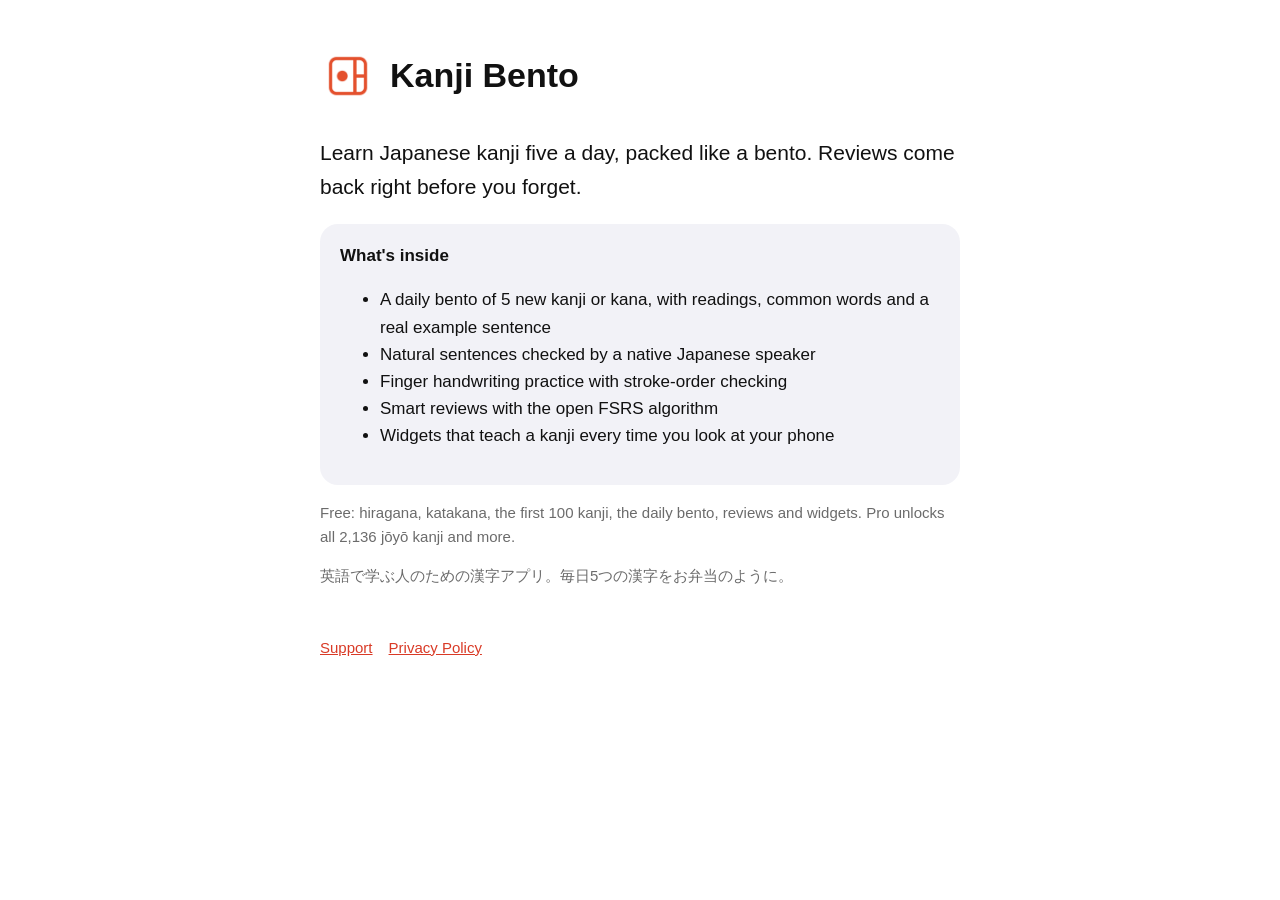
<file: index.html>
<!doctype html>
<html lang="en">
<head>
<meta charset="utf-8">
<meta name="viewport" content="width=device-width, initial-scale=1">
<title>Kanji Bento – Daily Kanji</title>
<meta name="description" content="Learn Japanese kanji five a day, packed like a bento. Real sentences, handwriting practice and widgets.">
<link rel="stylesheet" href="style.css">
</head>
<body>
<main>
<header><img src="icon.png" alt=""><h1>Kanji Bento</h1></header>
<p style="font-size:21px">Learn Japanese kanji five a day, packed like a bento. Reviews come back right before you forget.</p>
<div class="card">
<strong>What's inside</strong>
<ul>
<li>A daily bento of 5 new kanji or kana, with readings, common words and a real example sentence</li>
<li>Natural sentences checked by a native Japanese speaker</li>
<li>Finger handwriting practice with stroke-order checking</li>
<li>Smart reviews with the open FSRS algorithm</li>
<li>Widgets that teach a kanji every time you look at your phone</li>
</ul>
</div>
<p class="muted">Free: hiragana, katakana, the first 100 kanji, the daily bento, reviews and widgets. Pro unlocks all 2,136 jōyō kanji and more.</p>
<p class="muted" lang="ja">英語で学ぶ人のための漢字アプリ。毎日5つの漢字をお弁当のように。</p>
<nav><a href="support.html">Support</a><a href="privacy.html">Privacy Policy</a></nav>
</main>
</body>
</html>
</file>
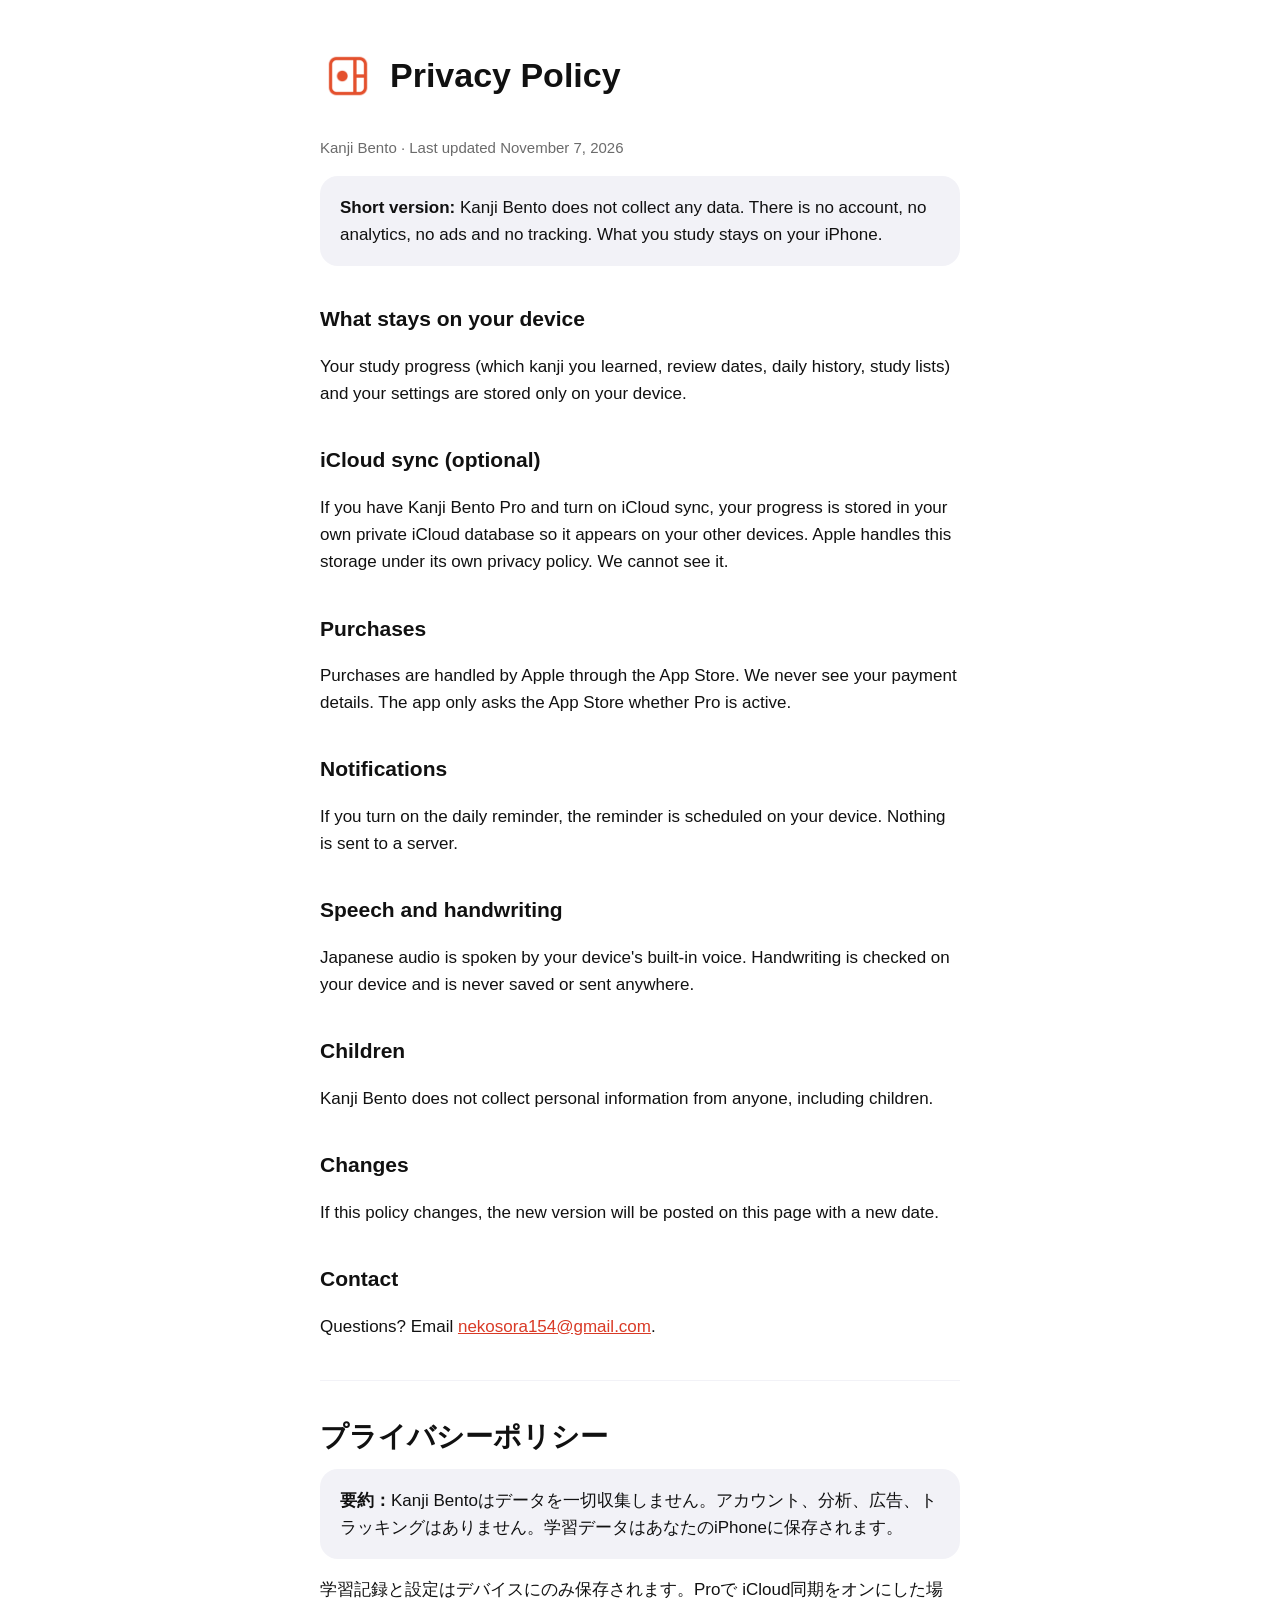
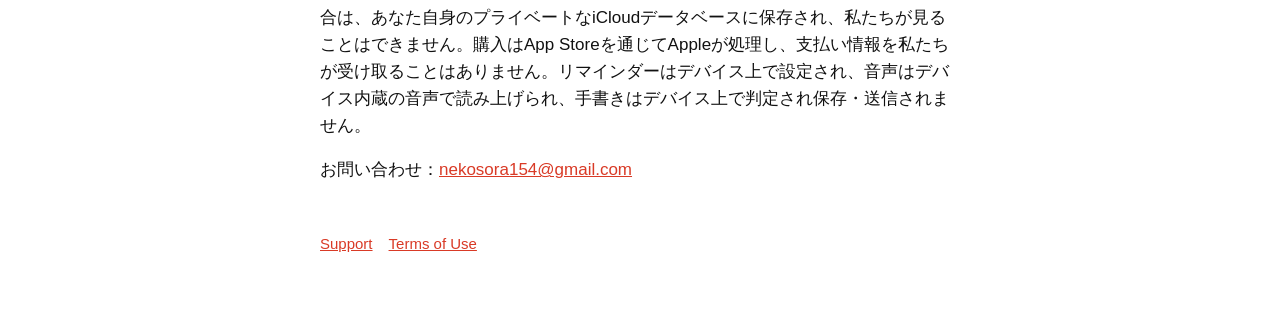
<file: privacy.html>
<!doctype html>
<html lang="en">
<head>
<meta charset="utf-8">
<meta name="viewport" content="width=device-width, initial-scale=1">
<title>Kanji Bento – Privacy Policy</title>
<link rel="stylesheet" href="style.css">
</head>
<body>
<main>
<header><img src="icon.png" alt=""><h1>Privacy Policy</h1></header>
<p class="muted">Kanji Bento · Last updated November 7, 2026</p>

<div class="card"><strong>Short version:</strong> Kanji Bento does not collect any data. There is no account, no analytics, no ads and no tracking. What you study stays on your iPhone.</div>

<h2>What stays on your device</h2>
<p>Your study progress (which kanji you learned, review dates, daily history, study lists) and your settings are stored only on your device.</p>

<h2>iCloud sync (optional)</h2>
<p>If you have Kanji Bento Pro and turn on iCloud sync, your progress is stored in your own private iCloud database so it appears on your other devices. Apple handles this storage under its own privacy policy. We cannot see it.</p>

<h2>Purchases</h2>
<p>Purchases are handled by Apple through the App Store. We never see your payment details. The app only asks the App Store whether Pro is active.</p>

<h2>Notifications</h2>
<p>If you turn on the daily reminder, the reminder is scheduled on your device. Nothing is sent to a server.</p>

<h2>Speech and handwriting</h2>
<p>Japanese audio is spoken by your device's built-in voice. Handwriting is checked on your device and is never saved or sent anywhere.</p>

<h2>Children</h2>
<p>Kanji Bento does not collect personal information from anyone, including children.</p>

<h2>Changes</h2>
<p>If this policy changes, the new version will be posted on this page with a new date.</p>

<h2>Contact</h2>
<p>Questions? Email <a href="mailto:nekosora154@gmail.com">nekosora154@gmail.com</a>.</p>

<hr>
<h1 lang="ja" style="font-size:28px">プライバシーポリシー</h1>
<div class="card" lang="ja"><strong>要約：</strong>Kanji Bentoはデータを一切収集しません。アカウント、分析、広告、トラッキングはありません。学習データはあなたのiPhoneに保存されます。</div>
<p lang="ja">学習記録と設定はデバイスにのみ保存されます。Proで iCloud同期をオンにした場合は、あなた自身のプライベートなiCloudデータベースに保存され、私たちが見ることはできません。購入はApp Storeを通じてAppleが処理し、支払い情報を私たちが受け取ることはありません。リマインダーはデバイス上で設定され、音声はデバイス内蔵の音声で読み上げられ、手書きはデバイス上で判定され保存・送信されません。</p>
<p lang="ja">お問い合わせ：<a href="mailto:nekosora154@gmail.com">nekosora154@gmail.com</a></p>

<nav><a href="support.html">Support</a><a href="https://www.apple.com/legal/internet-services/itunes/dev/stdeula/">Terms of Use</a></nav>
</main>
</body>
</html>
</file>
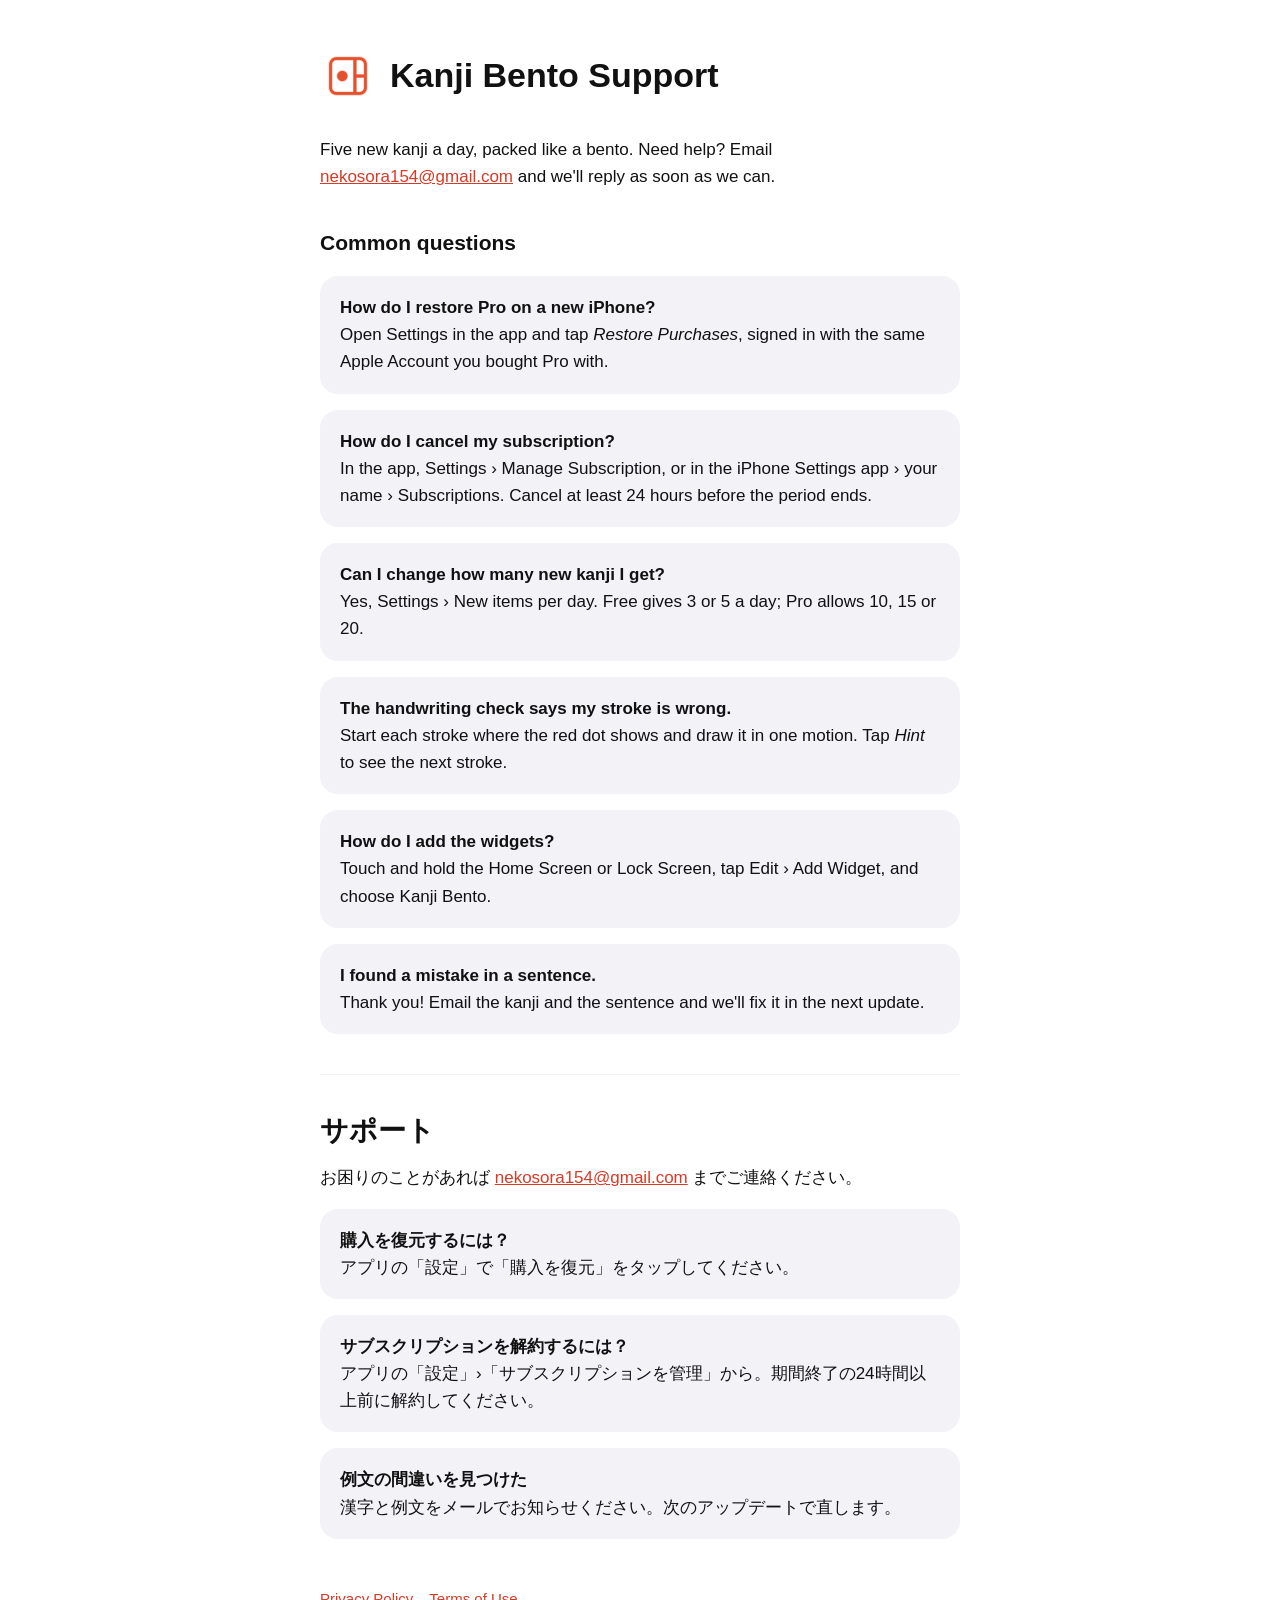
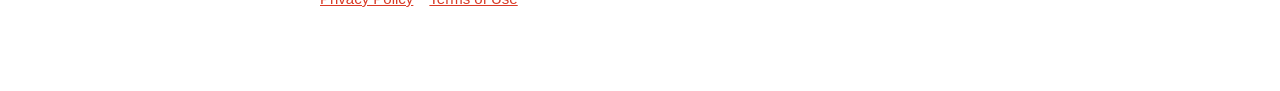
<file: support.html>
<!doctype html>
<html lang="en">
<head>
<meta charset="utf-8">
<meta name="viewport" content="width=device-width, initial-scale=1">
<title>Kanji Bento – Support</title>
<link rel="stylesheet" href="style.css">
</head>
<body>
<main>
<header><img src="icon.png" alt=""><h1>Kanji Bento Support</h1></header>
<p>Five new kanji a day, packed like a bento. Need help? Email <a href="mailto:nekosora154@gmail.com?subject=Kanji%20Bento">nekosora154@gmail.com</a> and we'll reply as soon as we can.</p>

<h2>Common questions</h2>
<div class="card"><strong>How do I restore Pro on a new iPhone?</strong><br>Open Settings in the app and tap <em>Restore Purchases</em>, signed in with the same Apple Account you bought Pro with.</div>
<div class="card"><strong>How do I cancel my subscription?</strong><br>In the app, Settings › Manage Subscription, or in the iPhone Settings app › your name › Subscriptions. Cancel at least 24 hours before the period ends.</div>
<div class="card"><strong>Can I change how many new kanji I get?</strong><br>Yes, Settings › New items per day. Free gives 3 or 5 a day; Pro allows 10, 15 or 20.</div>
<div class="card"><strong>The handwriting check says my stroke is wrong.</strong><br>Start each stroke where the red dot shows and draw it in one motion. Tap <em>Hint</em> to see the next stroke.</div>
<div class="card"><strong>How do I add the widgets?</strong><br>Touch and hold the Home Screen or Lock Screen, tap Edit › Add Widget, and choose Kanji Bento.</div>
<div class="card"><strong>I found a mistake in a sentence.</strong><br>Thank you! Email the kanji and the sentence and we'll fix it in the next update.</div>

<hr>
<h1 lang="ja" style="font-size:28px">サポート</h1>
<p lang="ja">お困りのことがあれば <a href="mailto:nekosora154@gmail.com?subject=Kanji%20Bento">nekosora154@gmail.com</a> までご連絡ください。</p>
<div class="card" lang="ja"><strong>購入を復元するには？</strong><br>アプリの「設定」で「購入を復元」をタップしてください。</div>
<div class="card" lang="ja"><strong>サブスクリプションを解約するには？</strong><br>アプリの「設定」›「サブスクリプションを管理」から。期間終了の24時間以上前に解約してください。</div>
<div class="card" lang="ja"><strong>例文の間違いを見つけた</strong><br>漢字と例文をメールでお知らせください。次のアップデートで直します。</div>

<nav><a href="privacy.html">Privacy Policy</a><a href="https://www.apple.com/legal/internet-services/itunes/dev/stdeula/">Terms of Use</a></nav>
</main>
</body>
</html>
</file>
<file: style.css>
:root { --accent: #D93A26; --text: #111; --muted: #6b6b6b; --bg: #fff; --surface: #f2f2f7; }
@media (prefers-color-scheme: dark) { :root { --accent: #FF5B3F; --text: #f2f2f2; --muted: #9a9a9a; --bg: #000; --surface: #1c1c1e; } }
* { box-sizing: border-box; }
body { margin: 0; background: var(--bg); color: var(--text); font: 17px/1.6 -apple-system, BlinkMacSystemFont, "Hiragino Sans", "Segoe UI", sans-serif; }
main { max-width: 680px; margin: 0 auto; padding: 48px 20px 80px; }
header { display: flex; align-items: center; gap: 14px; margin-bottom: 32px; }
header img { width: 56px; height: 56px; border-radius: 13px; }
h1 { font-size: 34px; line-height: 1.15; margin: 0; }
h2 { font-size: 21px; margin: 36px 0 8px; }
p, li { color: var(--text); }
.muted { color: var(--muted); font-size: 15px; }
a { color: var(--accent); }
.card { background: var(--surface); border-radius: 18px; padding: 18px 20px; margin: 16px 0; }
nav { margin-top: 48px; font-size: 15px; }
nav a { margin-right: 16px; }
hr { border: 0; border-top: 1px solid var(--surface); margin: 40px 0; }
</file>
